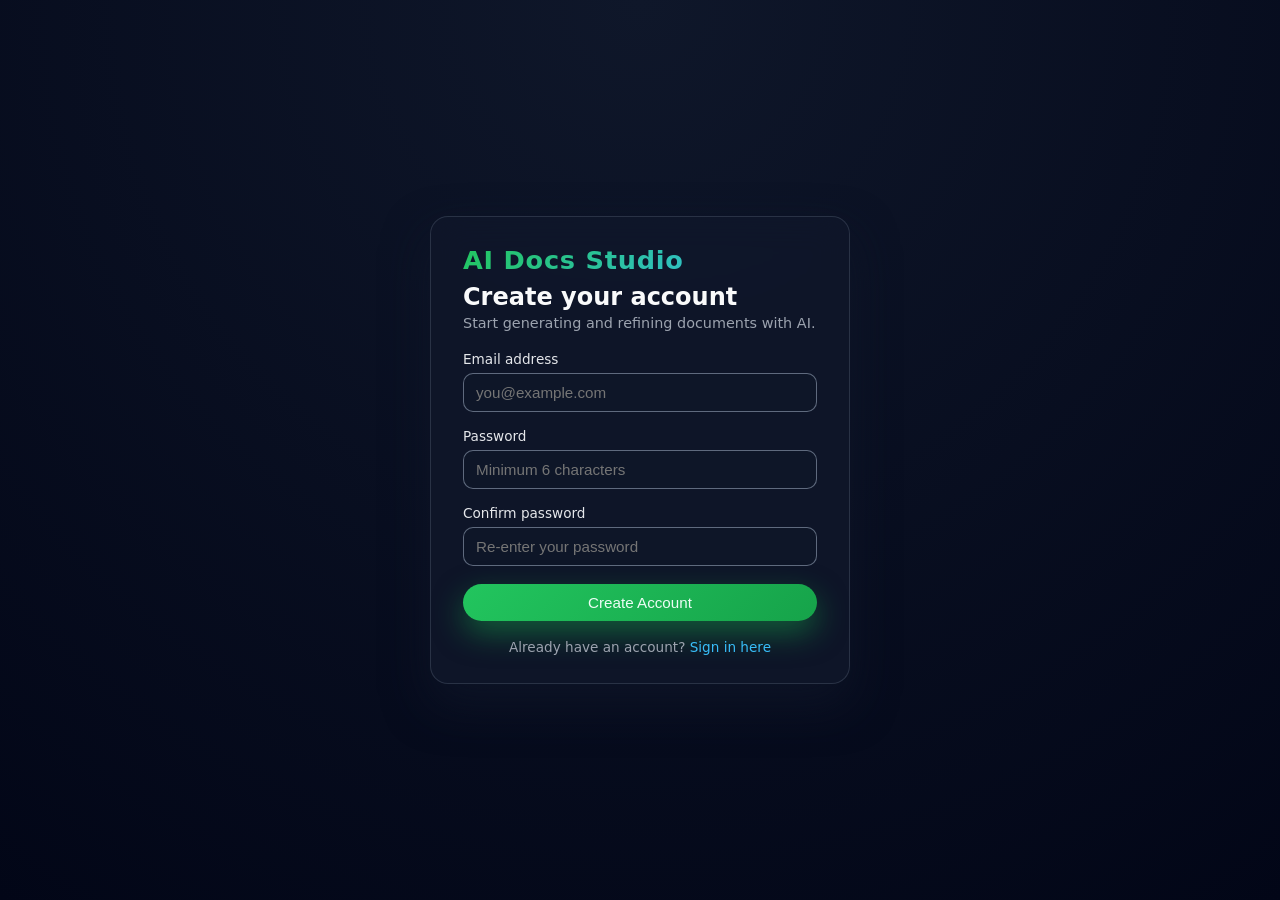
<file: frontend/index.html>
<!DOCTYPE html>
<html lang="en">

<head>
    <meta charset="UTF-8" />
    <title>Create Account – AI Document Authoring</title>

    <!-- Same inline styles as login.html so UI matches -->
    <style>
        *,
        *::before,
        *::after {
            box-sizing: border-box;
            margin: 0;
            padding: 0;
        }

        html,
        body {
            height: 100%;
            font-family: system-ui, -apple-system, BlinkMacSystemFont, "Segoe UI", sans-serif;
            background: radial-gradient(circle at top, #0f172a, #020617);
            color: #e5e7eb;
        }

        .main-centered {
            min-height: 100vh;
            display: flex;
            align-items: center;
            justify-content: center;
            padding: 24px;
        }

        .card {
            background: rgba(15, 23, 42, 0.95);
            border-radius: 18px;
            padding: 28px 32px;
            box-shadow: 0 20px 45px rgba(15, 23, 42, 0.7);
            border: 1px solid rgba(148, 163, 184, 0.2);
            max-width: 420px;
            width: 100%;
            backdrop-filter: blur(16px);
        }

        .card-header {
            margin-bottom: 20px;
        }

        .auth-logo {
            font-size: 1.6rem;
            font-weight: 700;
            letter-spacing: 0.03em;
            background: linear-gradient(135deg, #22c55e, #38bdf8);
            -webkit-background-clip: text;
            color: transparent;
            margin-bottom: 8px;
        }

        .card-title {
            font-size: 1.5rem;
            font-weight: 600;
            color: #f9fafb;
            margin-bottom: 4px;
        }

        .card-subtitle {
            font-size: 0.9rem;
            color: #9ca3af;
        }

        .form-group {
            margin-top: 16px;
            margin-bottom: 4px;
        }

        label {
            display: block;
            font-size: 0.85rem;
            margin-bottom: 6px;
            color: #e5e7eb;
        }

        input {
            width: 100%;
            padding: 10px 12px;
            border-radius: 10px;
            border: 1px solid rgba(148, 163, 184, 0.6);
            background: rgba(15, 23, 42, 0.8);
            color: #e5e7eb;
            font-size: 0.95rem;
            outline: none;
        }

        input:focus {
            border-color: #38bdf8;
            box-shadow: 0 0 0 1px rgba(56, 189, 248, 0.4);
            background: rgba(15, 23, 42, 0.98);
        }

        button {
            border: none;
            border-radius: 999px;
            padding: 10px 18px;
            font-size: 0.95rem;
            font-weight: 500;
            cursor: pointer;
            width: 100%;
            margin-top: 14px;
            background: linear-gradient(135deg, #22c55e, #16a34a);
            color: #ecfdf5;
            box-shadow: 0 12px 30px rgba(22, 163, 74, 0.5);
        }

        button:hover {
            transform: translateY(-1px);
            box-shadow: 0 16px 40px rgba(22, 163, 74, 0.65);
        }

        .message {
            margin-top: 10px;
            padding: 8px 12px;
            border-radius: 10px;
            font-size: 0.85rem;
            display: none;
        }

        .message.success {
            display: block;
            background: rgba(22, 163, 74, 0.1);
            color: #bbf7d0;
            border: 1px solid rgba(22, 163, 74, 0.5);
        }

        .message.error {
            display: block;
            background: rgba(239, 68, 68, 0.1);
            color: #fecaca;
            border: 1px solid rgba(239, 68, 68, 0.5);
        }

        .auth-footer {
            margin-top: 18px;
            text-align: center;
            font-size: 0.85rem;
            color: #9ca3af;
        }

        .auth-footer a {
            color: #38bdf8;
            text-decoration: none;
        }

        .auth-footer a:hover {
            text-decoration: underline;
        }
    </style>

    <!-- JS same as login page -->
    <script src="js/api.js" defer></script>
    <script src="js/auth.js" defer></script>
</head>

<body>
    <main class="main-centered">
        <div class="card">
            <div class="card-header">
                <div class="auth-logo">AI Docs Studio</div>
                <div class="card-title">Create your account</div>
                <div class="card-subtitle">
                    Start generating and refining documents with AI.
                </div>
            </div>

            <!-- IDs match what auth.js expects -->
            <form id="registerForm">
                <div class="form-group">
                    <label for="email">Email address</label>
                    <input id="email" type="email" placeholder="you@example.com" required />
                </div>

                <div class="form-group">
                    <label for="password">Password</label>
                    <input id="password" type="password" placeholder="Minimum 6 characters" required />
                </div>

                <div class="form-group">
                    <label for="confirmPassword">Confirm password</label>
                    <input id="confirmPassword" type="password" placeholder="Re-enter your password" required />
                </div>

                <button type="submit">Create Account</button>

                <div id="message" class="message"></div>
            </form>

            <div class="auth-footer">
                Already have an account?
                <a href="login.html">Sign in here</a>
            </div>
        </div>
    </main>
</body>

</html>
</file>
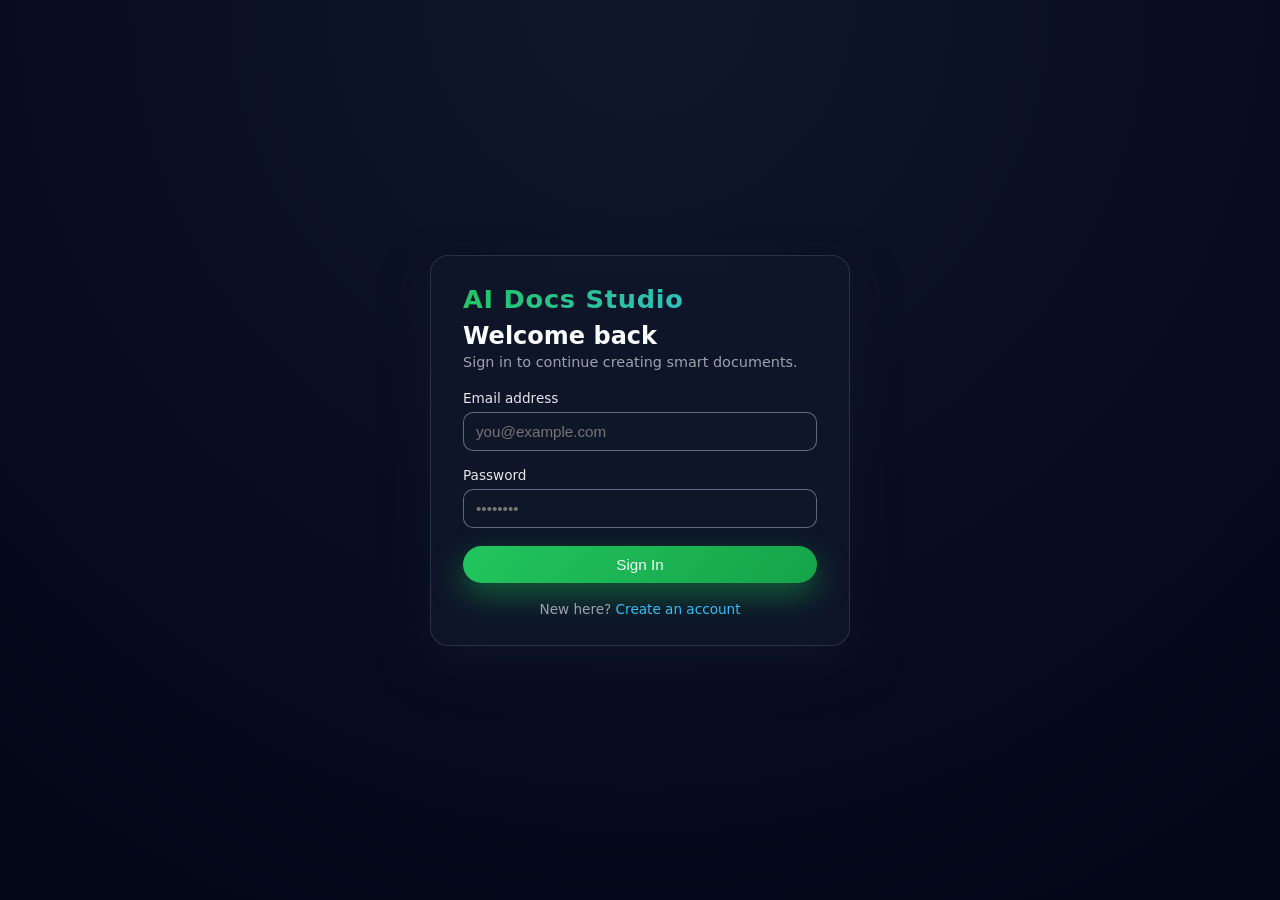
<file: frontend/dashboard.html>
<!DOCTYPE html>
<html lang="en">

<head>
    <meta charset="UTF-8" />
    <title>Dashboard – AI Docs Studio</title>

    <!-- INLINE STYLES: match login look but keep all functionality -->
    <style>
        *,
        *::before,
        *::after {
            box-sizing: border-box;
            margin: 0;
            padding: 0;
        }

        html,
        body {
            height: 100%;
            font-family: system-ui, -apple-system, BlinkMacSystemFont, "Segoe UI", sans-serif;
            background: radial-gradient(circle at top, #0f172a, #020617);
            color: #e5e7eb;
        }

        body {
            display: flex;
            flex-direction: column;
        }

        .hidden {
            display: none !important;
        }

        /* Top Navigation */
        .navbar {
            display: flex;
            align-items: center;
            justify-content: space-between;
            padding: 14px 28px;
            border-bottom: 1px solid rgba(148, 163, 184, 0.25);
            background: rgba(15, 23, 42, 0.96);
            backdrop-filter: blur(14px);
        }

        .nav-left {
            display: flex;
            flex-direction: column;
        }

        .nav-logo {
            font-size: 1.3rem;
            font-weight: 700;
            letter-spacing: 0.03em;
            background: linear-gradient(135deg, #22c55e, #38bdf8);
            -webkit-background-clip: text;
            color: transparent;
        }

        .nav-title {
            font-size: 1rem;
            font-weight: 600;
            color: #e5e7eb;
        }

        .nav-subtitle {
            font-size: 0.8rem;
            color: #9ca3af;
        }

        .nav-right {
            display: flex;
            align-items: center;
            gap: 10px;
        }

        .btn {
            border: none;
            border-radius: 999px;
            padding: 8px 18px;
            font-size: 0.9rem;
            font-weight: 500;
            cursor: pointer;
            display: inline-flex;
            align-items: center;
            justify-content: center;
            gap: 6px;
            transition: transform 0.1s ease, box-shadow 0.1s ease, background 0.1s ease;
        }

        .btn-primary {
            background: linear-gradient(135deg, #3b82f6, #2563eb);
            color: #eff6ff;
            box-shadow: 0 10px 25px rgba(37, 99, 235, 0.5);
        }

        .btn-primary:hover {
            transform: translateY(-1px);
            box-shadow: 0 14px 32px rgba(37, 99, 235, 0.7);
        }

        .btn-ghost {
            background: transparent;
            border: 1px solid rgba(148, 163, 184, 0.7);
            color: #e5e7eb;
        }

        .btn-ghost:hover {
            background: rgba(15, 23, 42, 0.85);
        }

        /* Main area */
        .dashboard-main {
            flex: 1;
            max-width: 1100px;
            margin: 0 auto;
            padding: 26px 24px 40px;
        }

        .dashboard-header {
            margin-bottom: 18px;
        }

        .dashboard-header h1 {
            font-size: 1.5rem;
            font-weight: 600;
        }

        .dashboard-header p {
            font-size: 0.9rem;
            color: #9ca3af;
            margin-top: 4px;
        }

        #loading {
            font-size: 0.9rem;
            color: #9ca3af;
            margin-top: 40px;
        }

        /* Empty state */
        #emptyState {
            margin-top: 80px;
            display: flex;
            flex-direction: column;
            align-items: center;
            text-align: center;
        }

        .empty-icon {
            width: 52px;
            height: 64px;
            border-radius: 10px;
            border: 2px solid rgba(148, 163, 184, 0.6);
            margin-bottom: 14px;
            position: relative;
        }

        .empty-icon::before {
            content: "";
            position: absolute;
            inset: 10px 8px;
            border-top: 3px solid rgba(148, 163, 184, 0.6);
        }

        .empty-title {
            font-size: 1.1rem;
            font-weight: 600;
            margin-bottom: 4px;
        }

        .empty-text {
            font-size: 0.9rem;
            color: #9ca3af;
            margin-bottom: 12px;
        }

        /* Projects grid */
        #projectsGrid {
            display: grid;
            grid-template-columns: repeat(auto-fill, minmax(260px, 1fr));
            gap: 16px;
            margin-top: 14px;
        }

        .project-card {
            background: rgba(15, 23, 42, 0.9);
            border-radius: 16px;
            padding: 16px 18px;
            border: 1px solid rgba(148, 163, 184, 0.35);
            cursor: pointer;
            transition: transform 0.12s ease, box-shadow 0.12s ease, border-color 0.12s ease;
        }

        .project-card:hover {
            transform: translateY(-3px);
            box-shadow: 0 16px 30px rgba(15, 23, 42, 0.7);
            border-color: rgba(56, 189, 248, 0.7);
        }

        .project-card h3 {
            font-size: 1rem;
            margin-bottom: 4px;
            color: #e5e7eb;
        }

        .project-card p {
            font-size: 0.85rem;
            color: #9ca3af;
            margin-bottom: 2px;
        }

        /* Modal backdrop – NOTE: visibility controlled ONLY by .hidden (matches dashboard.js) */
        #projectModal {
            position: fixed;
            inset: 0;
            background: rgba(15, 23, 42, 0.7);
            display: flex;
            align-items: center;
            justify-content: center;
            z-index: 50;
        }

        .modal-panel {
            background: rgba(15, 23, 42, 1);
            border-radius: 18px;
            padding: 24px 26px;
            width: 100%;
            max-width: 460px;
            border: 1px solid rgba(148, 163, 184, 0.4);
            box-shadow: 0 18px 40px rgba(15, 23, 42, 0.85);
        }

        .modal-header {
            display: flex;
            justify-content: space-between;
            align-items: center;
            margin-bottom: 12px;
        }

        .modal-title {
            font-size: 1.1rem;
            font-weight: 600;
        }

        .form-group {
            margin-top: 12px;
        }

        .form-group label {
            display: block;
            font-size: 0.85rem;
            margin-bottom: 6px;
            color: #e5e7eb;
        }

        .form-group input,
        .form-group select {
            width: 100%;
            padding: 9px 11px;
            border-radius: 10px;
            border: 1px solid rgba(148, 163, 184, 0.6);
            background: rgba(15, 23, 42, 0.85);
            color: #e5e7eb;
            font-size: 0.9rem;
            outline: none;
        }

        .form-group input:focus,
        .form-group select:focus {
            border-color: #38bdf8;
            box-shadow: 0 0 0 1px rgba(56, 189, 248, 0.4);
            background: rgba(15, 23, 42, 0.98);
        }

        .modal-actions {
            display: flex;
            justify-content: flex-end;
            gap: 8px;
            margin-top: 16px;
        }

        /* Notification used by dashboard.js */
        .notification {
            position: fixed;
            top: 20px;
            right: 20px;
            padding: 12px 20px;
            border-radius: 8px;
            color: white;
            font-weight: 500;
            z-index: 10000;
            max-width: 400px;
            box-shadow: 0 4px 12px rgba(0, 0, 0, 0.15);
        }

        .notification.error {
            background: #ef4444;
        }

        .notification.success {
            background: #10b981;
        }
    </style>

    <!-- Your existing JS files -->
    <script src="js/api.js" defer></script>
    <script src="js/dashboard.js" defer></script>
</head>

<body>
    <!-- Top nav -->
    <header class="navbar">
        <div class="nav-left">
            <div class="nav-logo">AI Docs Studio</div>
            <div class="nav-title">My Projects</div>
            <div class="nav-subtitle">Create and manage your AI-generated documents</div>
        </div>
        <div class="nav-right">
            <button id="newProjectBtn" class="btn btn-primary">+ New Project</button>
            <button id="logoutBtn" class="btn btn-ghost">Logout</button>
        </div>
    </header>

    <!-- Main content -->
    <main class="dashboard-main">
        <div class="dashboard-header">
            <h1>Projects</h1>
            <p>Pick a project to continue, or create a new one.</p>
        </div>

        <div id="loading">Loading projects...</div>

        <div id="emptyState" class="hidden">
            <div class="empty-icon"></div>
            <div class="empty-title">No projects yet</div>
            <div class="empty-text">
                Create your first AI-powered document to get started.
            </div>
            <button id="createFirstProject" class="btn btn-primary">
                Create Project
            </button>
        </div>

        <div id="projectsGrid" class="hidden"></div>
    </main>

    <!-- Create Project Modal
         IMPORTANT: outer div id="projectModal" and class="hidden"
         This matches dashboard.js (it toggles the 'hidden' class and
         checks e.target.id === 'projectModal' to close when clicking backdrop) -->
    <div id="projectModal" class="hidden">
        <div class="modal-panel">
            <div class="modal-header">
                <div class="modal-title">Create new project</div>
                <button id="closeModal" type="button" class="btn btn-ghost" style="padding:4px 10px;">×</button>
            </div>

            <form id="projectForm">
                <div class="form-group">
                    <label for="projectTitle">Project Title</label>
                    <input id="projectTitle" type="text" placeholder="EV Market Analysis 2025" required />
                </div>

                <div class="form-group">
                    <label for="documentType">Document Type</label>
                    <select id="documentType" required>
                        <option value="docx">Word (.docx)</option>
                        <option value="pptx">PowerPoint (.pptx)</option>
                    </select>
                </div>

                <div class="form-group">
                    <label for="projectTopic">Main Topic</label>
                    <input id="projectTopic" type="text" placeholder="A market analysis of the EV industry in 2025"
                        required />
                </div>

                <div class="modal-actions">
                    <button type="button" id="cancelBtn" class="btn btn-ghost">Cancel</button>
                    <button type="submit" class="btn btn-primary">Create Project</button>
                </div>
            </form>
        </div>
    </div>
</body>

</html>
</file>
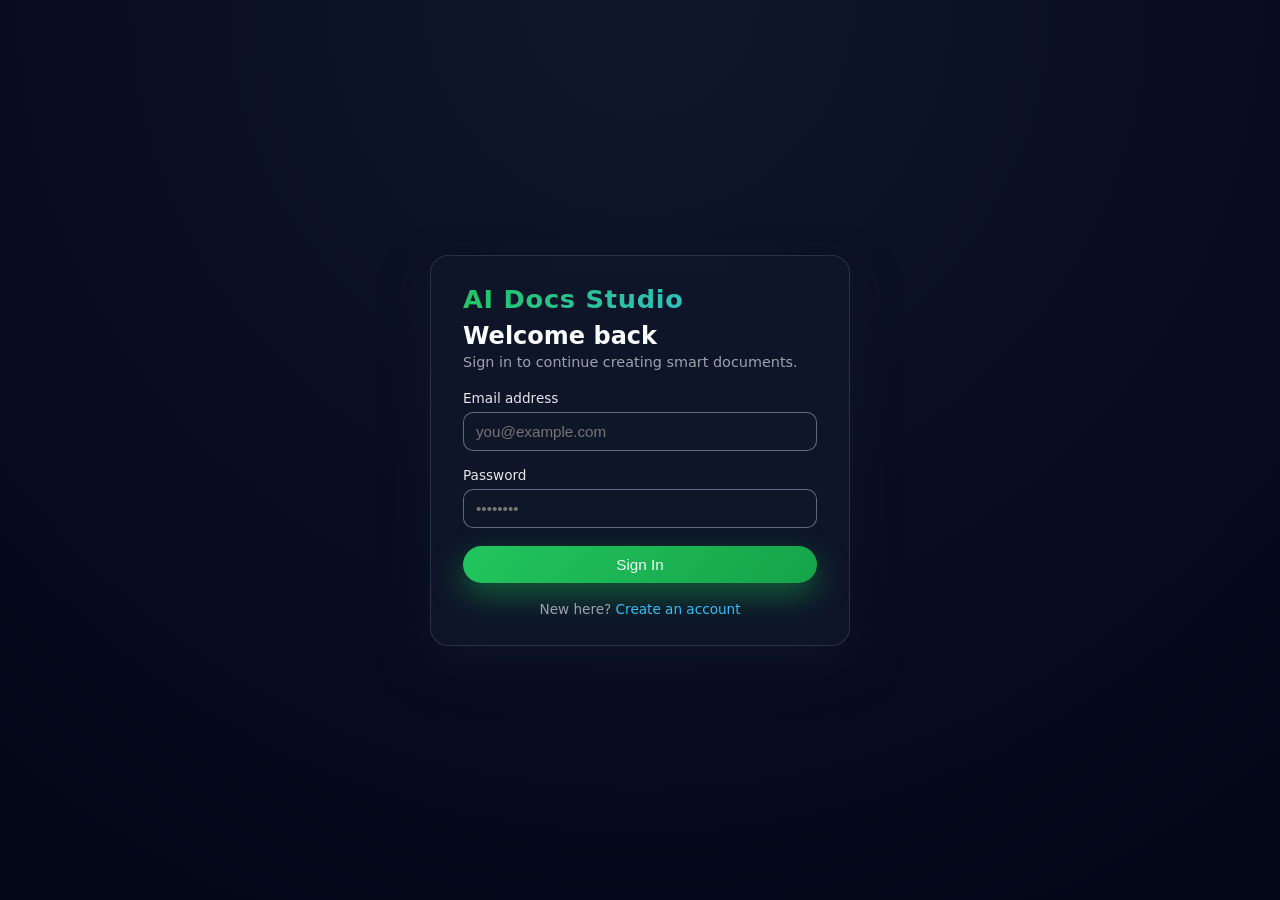
<file: frontend/login.html>
<!DOCTYPE html>
<html lang="en">

<head>
    <meta charset="UTF-8" />
    <title>Sign In – AI Document Authoring</title>

    <!-- TEMP: inline styles just to verify the design -->
    <style>
        *,
        *::before,
        *::after {
            box-sizing: border-box;
            margin: 0;
            padding: 0;
        }

        html,
        body {
            height: 100%;
            font-family: system-ui, -apple-system, BlinkMacSystemFont, "Segoe UI", sans-serif;
            background: radial-gradient(circle at top, #0f172a, #020617);
            color: #e5e7eb;
        }

        .main-centered {
            min-height: 100vh;
            display: flex;
            align-items: center;
            justify-content: center;
            padding: 24px;
        }

        .card {
            background: rgba(15, 23, 42, 0.95);
            border-radius: 18px;
            padding: 28px 32px;
            box-shadow: 0 20px 45px rgba(15, 23, 42, 0.7);
            border: 1px solid rgba(148, 163, 184, 0.2);
            max-width: 420px;
            width: 100%;
            backdrop-filter: blur(16px);
        }

        .card-header {
            margin-bottom: 20px;
        }

        .auth-logo {
            font-size: 1.6rem;
            font-weight: 700;
            letter-spacing: 0.03em;
            background: linear-gradient(135deg, #22c55e, #38bdf8);
            -webkit-background-clip: text;
            color: transparent;
            margin-bottom: 8px;
        }

        .card-title {
            font-size: 1.5rem;
            font-weight: 600;
            color: #f9fafb;
            margin-bottom: 4px;
        }

        .card-subtitle {
            font-size: 0.9rem;
            color: #9ca3af;
        }

        .form-group {
            margin-top: 16px;
            margin-bottom: 4px;
        }

        label {
            display: block;
            font-size: 0.85rem;
            margin-bottom: 6px;
            color: #e5e7eb;
        }

        input {
            width: 100%;
            padding: 10px 12px;
            border-radius: 10px;
            border: 1px solid rgba(148, 163, 184, 0.6);
            background: rgba(15, 23, 42, 0.8);
            color: #e5e7eb;
            font-size: 0.95rem;
            outline: none;
        }

        input:focus {
            border-color: #38bdf8;
            box-shadow: 0 0 0 1px rgba(56, 189, 248, 0.4);
            background: rgba(15, 23, 42, 0.98);
        }

        button {
            border: none;
            border-radius: 999px;
            padding: 10px 18px;
            font-size: 0.95rem;
            font-weight: 500;
            cursor: pointer;
            width: 100%;
            margin-top: 14px;
            background: linear-gradient(135deg, #22c55e, #16a34a);
            color: #ecfdf5;
            box-shadow: 0 12px 30px rgba(22, 163, 74, 0.5);
        }

        button:hover {
            transform: translateY(-1px);
            box-shadow: 0 16px 40px rgba(22, 163, 74, 0.65);
        }

        .message {
            margin-top: 10px;
            padding: 8px 12px;
            border-radius: 10px;
            font-size: 0.85rem;
            display: none;
        }

        .message.success {
            display: block;
            background: rgba(22, 163, 74, 0.1);
            color: #bbf7d0;
            border: 1px solid rgba(22, 163, 74, 0.5);
        }

        .message.error {
            display: block;
            background: rgba(239, 68, 68, 0.1);
            color: #fecaca;
            border: 1px solid rgba(239, 68, 68, 0.5);
        }

        .auth-footer {
            margin-top: 18px;
            text-align: center;
            font-size: 0.85rem;
            color: #9ca3af;
        }

        .auth-footer a {
            color: #38bdf8;
            text-decoration: none;
        }

        .auth-footer a:hover {
            text-decoration: underline;
        }
    </style>

    <!-- Your JS still works the same -->
    <script src="js/api.js" defer></script>
    <script src="js/auth.js" defer></script>
</head>

<body>
    <main class="main-centered">
        <div class="card">
            <div class="card-header">
                <div class="auth-logo">AI Docs Studio</div>
                <div class="card-title">Welcome back</div>
                <div class="card-subtitle">
                    Sign in to continue creating smart documents.
                </div>
            </div>

            <form id="loginForm">
                <div class="form-group">
                    <label for="email">Email address</label>
                    <input id="email" type="email" placeholder="you@example.com" required />
                </div>

                <div class="form-group">
                    <label for="password">Password</label>
                    <input id="password" type="password" placeholder="••••••••" required />
                </div>

                <button type="submit">Sign In</button>

                <div id="message" class="message"></div>
            </form>

            <div class="auth-footer">
                New here?
                <a href="index.html">Create an account</a>
            </div>
        </div>
    </main>
</body>

</html>
</file>
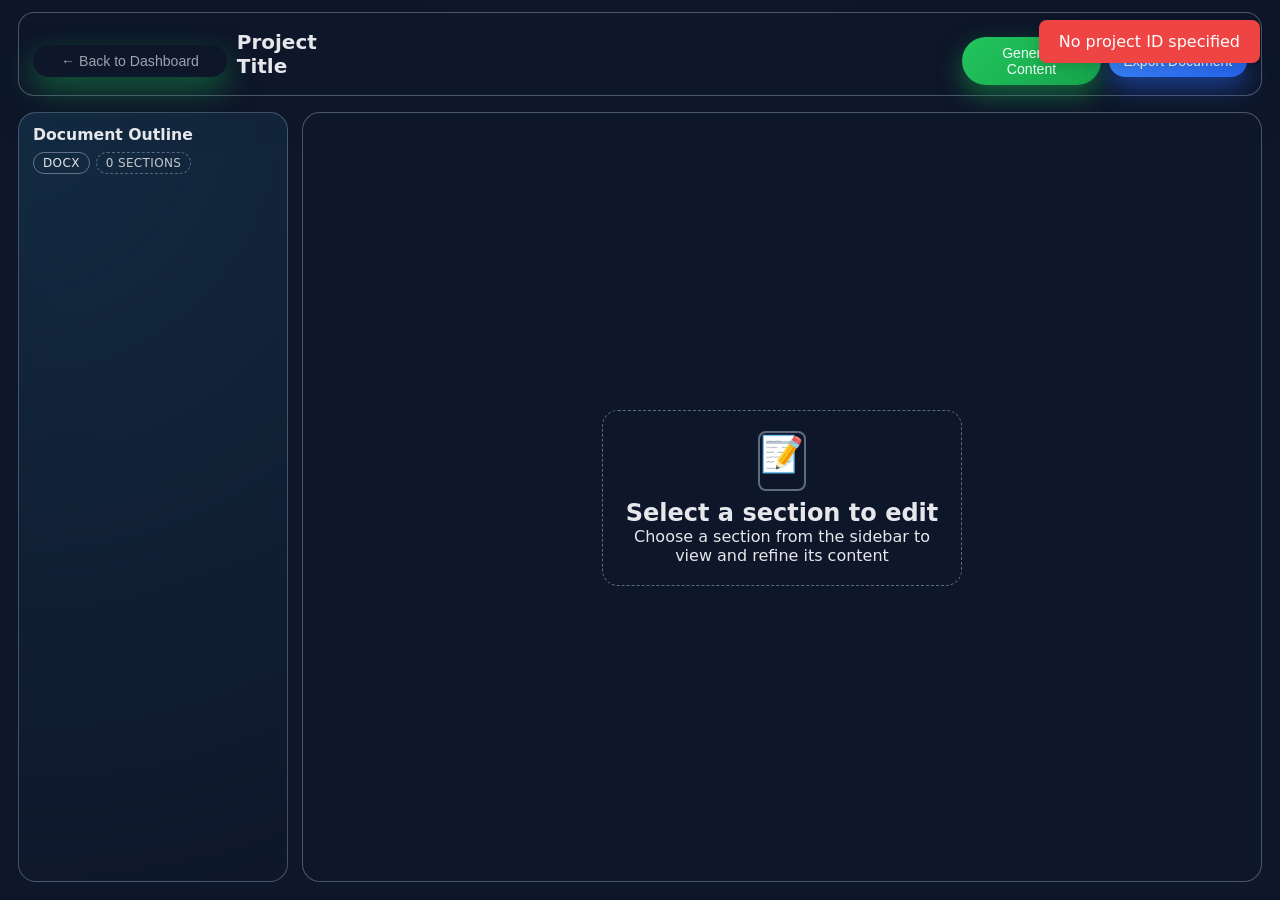
<file: frontend/project-editor.html>
<!DOCTYPE html>
<html lang="en">

<head>
    <meta charset="UTF-8">
    <meta name="viewport" content="width=device-width, initial-scale=1.0">
    <title>Project Editor - AI Doc Platform</title>
    <link rel="stylesheet" href="css/style.css">

    <style>
        *,
        *::before,
        *::after {
            box-sizing: border-box;
            margin: 0;
            padding: 0;
        }

        html,
        body {
            height: 100%;
        }

        body {
            margin: 0;
            font-family: system-ui, -apple-system, BlinkMacSystemFont, "Segoe UI", sans-serif;
            background: radial-gradient(circle at top, #0f172a, #020617);
            color: #e5e7eb;
            overflow: hidden;
            /* full-screen app, no double scrollbar */
        }

        .hidden {
            display: none !important;
        }

        /* ========== LAYOUT ========== */

        .editor-container {
            width: 100vw;
            height: 100vh;
            max-width: none;
            margin: 0;
            padding: 12px 18px 18px;

            display: flex;
            flex-direction: column;
            gap: 16px;

            background: rgba(15, 23, 42, 0.96);
        }

        .editor-header {
            display: flex;
            align-items: center;
            justify-content: space-between;
            gap: 12px;
            padding: 10px 14px;
            border-radius: 16px;
            border: 1px solid rgba(148, 163, 184, 0.45);
            background: rgba(15, 23, 42, 0.98);
            box-shadow: 0 14px 30px rgba(15, 23, 42, 0.9);
        }

        .header-left {
            display: flex;
            align-items: center;
            gap: 10px;
        }

        .header-left h1 {
            font-size: 1.25rem;
            font-weight: 600;
        }

        .header-actions {
            display: flex;
            gap: 8px;
            align-items: center;
        }

        .editor-main {
            flex: 1;
            min-height: 0;
            display: grid;
            grid-template-columns: 270px minmax(0, 1fr);
            gap: 14px;
            width: 100%;
        }

        /* ========== BUTTONS ========== */

        .btn {
            border: none;
            border-radius: 999px;
            padding: 8px 14px;
            font-size: 0.88rem;
            font-weight: 500;
            cursor: pointer;
            display: inline-flex;
            align-items: center;
            justify-content: center;
            gap: 6px;
            transition: transform 0.1s ease, box-shadow 0.1s ease, background 0.1s ease, border-color 0.1s ease, color 0.1s ease;
        }

        .btn-primary {
            background: linear-gradient(135deg, #22c55e, #16a34a);
            color: #ecfdf5;
            box-shadow: 0 10px 24px rgba(22, 163, 74, 0.55);
        }

        .btn-primary:hover {
            transform: translateY(-1px);
            box-shadow: 0 14px 30px rgba(22, 163, 74, 0.75);
        }

        .btn-success {
            background: linear-gradient(135deg, #3b82f6, #2563eb);
            color: #eff6ff;
            box-shadow: 0 10px 24px rgba(37, 99, 235, 0.55);
        }

        .btn-success:hover {
            transform: translateY(-1px);
            box-shadow: 0 14px 32px rgba(37, 99, 235, 0.75);
        }

        .btn-outline {
            background: rgba(15, 23, 42, 0.95);
            border: 1px solid rgba(148, 163, 184, 0.7);
            color: #e5e7eb;
        }

        .btn-outline:hover {
            background: rgba(15, 23, 42, 0.85);
        }

        .btn-text {
            background: transparent;
            border: none;
            color: #9ca3af;
            padding-inline: 4px;
        }

        .btn-text:hover {
            color: #e5e7eb;
            background: rgba(15, 23, 42, 0.5);
        }

        .btn-feedback {
            border-radius: 999px;
            padding-inline: 10px;
            border: 1px solid transparent;
        }

        .btn-feedback:hover {
            border-color: rgba(148, 163, 184, 0.6);
            background: rgba(15, 23, 42, 0.9);
        }

        /* ========== SIDEBAR ========== */

        .editor-sidebar {
            border-radius: 18px;
            border: 1px solid rgba(148, 163, 184, 0.4);
            background: radial-gradient(circle at top left, rgba(56, 189, 248, 0.12), rgba(15, 23, 42, 0.98));
            padding: 12px 10px 10px;
            display: flex;
            flex-direction: column;
            min-height: 0;
        }

        .sidebar-header {
            display: flex;
            flex-direction: column;
            gap: 8px;
            margin-bottom: 8px;
            padding-inline: 4px;
        }

        .sidebar-header h3 {
            font-size: 0.98rem;
            font-weight: 600;
        }

        .document-info {
            display: flex;
            gap: 6px;
            flex-wrap: wrap;
            align-items: center;
            font-size: 0.8rem;
        }

        .badge {
            display: inline-flex;
            align-items: center;
            justify-content: center;
            padding: 3px 9px;
            border-radius: 999px;
            border: 1px solid rgba(148, 163, 184, 0.6);
            font-size: 0.75rem;
            text-transform: uppercase;
            letter-spacing: 0.03em;
        }

        .badge-secondary {
            border-style: dashed;
            opacity: 0.85;
        }

        .sections-list {
            margin-top: 4px;
            flex: 1;
            min-height: 0;
            overflow-y: auto;
            padding-right: 4px;
            display: flex;
            flex-direction: column;
            gap: 6px;
            font-size: 0.9rem;
            scrollbar-width: thin;
        }

        .section-list-item {
            border-radius: 12px;
            padding: 8px 9px;
            background: rgba(15, 23, 42, 0.94);
            border: 1px solid rgba(148, 163, 184, 0.5);
            cursor: pointer;
            transition: background 0.1s ease, border-color 0.1s ease, transform 0.08s ease;
        }

        .section-list-item:hover {
            background: rgba(15, 23, 42, 1);
            border-color: #38bdf8;
            transform: translateY(-1px);
        }

        .section-list-item.active {
            border-color: #22c55e;
            background: radial-gradient(circle at top left, rgba(34, 197, 94, 0.25), rgba(15, 23, 42, 0.98));
            box-shadow: 0 10px 24px rgba(15, 23, 42, 0.9);
        }

        .section-list-item strong {
            display: block;
            font-size: 0.87rem;
            line-height: 1.4;
            white-space: normal;
            word-break: break-word;
        }

        /* ========== MAIN CONTENT ========== */

        .editor-content {
            border-radius: 18px;
            border: 1px solid rgba(148, 163, 184, 0.45);
            background: rgba(15, 23, 42, 0.98);
            padding: 12px 14px 10px;
            min-height: 0;
            display: flex;
            flex-direction: column;
            width: 100%;
            max-width: 100%;
        }

        .empty-state {
            margin: auto;
            text-align: center;
            max-width: 360px;
            padding: 20px 16px;
            border-radius: 16px;
            border: 1px dashed rgba(148, 163, 184, 0.6);
            background: rgba(15, 23, 42, 0.96);
        }

        .empty-icon {
            font-size: 2.2rem;
            margin-bottom: 8px;
        }

        .section-editor {
            display: flex;
            flex-direction: column;
            gap: 10px;
            height: 100%;
            align-items: stretch;
        }

        .section-header {
            display: flex;
            justify-content: space-between;
            align-items: center;
            gap: 8px;
            padding-inline: 2px;
        }

        .section-header h2 {
            font-size: 1.05rem;
            font-weight: 600;
        }

        .content-display {
            margin-top: 2px;
            border-radius: 14px;
            border: 1px solid rgba(148, 163, 184, 0.6);
            background: rgba(15, 23, 42, 0.98);
            padding: 10px 12px 11px;
            display: flex;
            flex-direction: column;
            min-height: 220px;
            max-height: calc(100vh - 260px);
            width: 100%;
        }

        .content-header {
            display: flex;
            justify-content: space-between;
            align-items: center;
            margin-bottom: 6px;
        }

        .content-header h3 {
            font-size: 0.95rem;
        }

        .content-text {
            flex: 1;
            min-height: 0;
            margin-top: 4px;
            padding: 12px 12px;
            border-radius: 10px;
            background: rgba(15, 23, 42, 0.96);
            color: #ffffff;
            font-size: 0.95rem;
            line-height: 1.6;
            overflow-y: auto;
            white-space: pre-wrap;
            scrollbar-width: thin;
            width: 100%;
            max-width: 100%;
        }

        /* ========== REFINEMENT PANEL ========== */

        .refinement-controls {
            margin-top: 8px;
            border-radius: 14px;
            border: 1px solid rgba(148, 163, 184, 0.55);
            background: radial-gradient(circle at top right, rgba(56, 189, 248, 0.18), rgba(15, 23, 42, 0.98));
            padding: 10px 11px 11px;
            display: grid;
            grid-template-columns: minmax(0, 1.7fr) minmax(0, 1.3fr);
            gap: 10px;
            width: 100%;
        }

        .refinement-controls h3 {
            grid-column: 1 / -1;
            font-size: 0.95rem;
            margin-bottom: 2px;
        }

        .refinement-form .form-group {
            margin-bottom: 6px;
        }

        .refinement-form label {
            display: block;
            font-size: 0.83rem;
            margin-bottom: 4px;
        }

        .refinement-form textarea {
            width: 100%;
            min-height: 70px;
            resize: vertical;
            border-radius: 10px;
            border: 1px solid rgba(148, 163, 184, 0.7);
            background: rgba(15, 23, 42, 0.95);
            color: #e5e7eb;
            font-size: 0.9rem;
            padding: 7px 9px;
            outline: none;
        }

        .refinement-form textarea:focus {
            border-color: #38bdf8;
            box-shadow: 0 0 0 1px rgba(56, 189, 248, 0.4);
        }

        .feedback-controls h4 {
            font-size: 0.86rem;
            margin-bottom: 4px;
        }

        .feedback-buttons {
            display: flex;
            gap: 6px;
            margin-bottom: 6px;
        }

        .comment-box textarea {
            width: 100%;
            min-height: 50px;
            resize: vertical;
            border-radius: 10px;
            border: 1px solid rgba(148, 163, 184, 0.7);
            background: rgba(15, 23, 42, 0.95);
            color: #e5e7eb;
            font-size: 0.88rem;
            padding: 6px 8px;
            outline: none;
            margin-bottom: 4px;
        }

        .comment-box textarea:focus {
            border-color: #22c55e;
            box-shadow: 0 0 0 1px rgba(34, 197, 94, 0.35);
        }

        /* ========== HISTORY ========== */

        .refinement-history {
            margin-top: 8px;
            border-radius: 14px;
            border: 1px dashed rgba(148, 163, 184, 0.6);
            padding: 9px 10px 9px;
            max-height: 180px;
            overflow-y: auto;
            font-size: 0.85rem;
            background: rgba(15, 23, 42, 0.98);
            scrollbar-width: thin;
            width: 100%;
        }

        .refinement-history h4 {
            font-size: 0.9rem;
            margin-bottom: 4px;
        }

        .history-item {
            padding: 6px 7px;
            border-radius: 10px;
            background: rgba(15, 23, 42, 0.95);
            border: 1px solid rgba(148, 163, 184, 0.4);
            margin-bottom: 4px;
        }

        .history-item .prompt {
            margin-bottom: 2px;
        }

        .history-item .timestamp {
            font-size: 0.75rem;
            color: #9ca3af;
        }

        /* ========== LOADING OVERLAY ========== */

        .loading-overlay {
            position: fixed;
            inset: 0;
            background: rgba(15, 23, 42, 0.82);
            display: flex;
            align-items: center;
            justify-content: center;
            z-index: 1000;
        }

        .loading-content {
            background: rgba(15, 23, 42, 1);
            padding: 18px 20px;
            border-radius: 14px;
            border: 1px solid rgba(148, 163, 184, 0.65);
            display: flex;
            flex-direction: column;
            align-items: center;
            gap: 8px;
        }

        .spinner {
            width: 24px;
            height: 24px;
            border-radius: 999px;
            border: 3px solid rgba(148, 163, 184, 0.4);
            border-top-color: #38bdf8;
            animation: spin 0.8s linear infinite;
        }

        .loading-content p {
            font-size: 0.87rem;
        }

        @keyframes spin {
            to {
                transform: rotate(360deg);
            }
        }

        /* ========== RESPONSIVE ========== */

        @media (max-width: 900px) {
            .editor-main {
                grid-template-columns: minmax(0, 1fr);
            }

            .editor-sidebar {
                order: 2;
                margin-top: 6px;
            }

            .editor-content {
                order: 1;
            }

            .refinement-controls {
                grid-template-columns: minmax(0, 1fr);
            }
        }

        /* ========= HARD OVERRIDE FOR GENERATED CONTENT COLOR ========= */

        #sectionContent,
        #sectionContent * {
            color: #ffffff !important;
        }
    </style>
</head>

<body>
    <div class="editor-container">
        <!-- Header -->
        <header class="editor-header">
            <div class="header-left">
                <button id="backToDashboard" class="btn btn-text">← Back to Dashboard</button>
                <h1 id="projectTitle">Project Title</h1>
            </div>
            <div class="header-actions">
                <button id="generateContent" class="btn btn-primary">Generate Content</button>
                <button id="exportProject" class="btn btn-success">Export Document</button>
            </div>
        </header>

        <div class="editor-main">
            <!-- Sidebar - Document Outline -->
            <aside class="editor-sidebar">
                <div class="sidebar-header">
                    <h3>Document Outline</h3>
                    <div class="document-info">
                        <span id="documentTypeBadge" class="badge">DOCX</span>
                        <span id="sectionCount" class="badge badge-secondary">0 sections</span>
                    </div>
                </div>

                <div id="sectionsList" class="sections-list">
                    <!-- Sections will be loaded here -->
                </div>
            </aside>

            <!-- Main Content Area -->
            <main class="editor-content">
                <div id="noSectionSelected" class="empty-state">
                    <div class="empty-icon">📝</div>
                    <h2>Select a section to edit</h2>
                    <p>Choose a section from the sidebar to view and refine its content</p>
                </div>

                <div id="sectionEditor" class="section-editor hidden">
                    <div class="section-header">
                        <h2 id="currentSectionTitle">Section Title</h2>
                        <div class="section-actions">
                            <button id="regenerateSection" class="btn btn-outline">🔄 Regenerate</button>
                        </div>
                    </div>

                    <div class="content-display">
                        <div class="content-header">
                            <h3>Generated Content</h3>
                            <div class="content-actions">
                                <button id="copyContent" class="btn btn-text">📋 Copy</button>
                            </div>
                        </div>
                        <div id="sectionContent" class="content-text">
                            <!-- Content will be displayed here -->
                        </div>
                    </div>

                    <!-- Refinement Controls -->
                    <div class="refinement-controls">
                        <h3>Refine with AI</h3>

                        <div class="refinement-form">
                            <div class="form-group">
                                <label for="refinementPrompt">Refinement Instructions</label>
                                <textarea id="refinementPrompt"
                                    placeholder="e.g., Make this more formal, convert to bullet points, shorten to 100 words..."
                                    rows="3"></textarea>
                            </div>
                            <button id="refineContent" class="btn btn-primary">Apply Refinement</button>
                        </div>

                        <div class="feedback-controls">
                            <h4>Quick Feedback</h4>
                            <div class="feedback-buttons">
                                <button id="likeBtn" class="btn btn-text btn-feedback">
                                    👍 Like
                                </button>
                                <button id="dislikeBtn" class="btn btn-text btn-feedback">
                                    👎 Dislike
                                </button>
                            </div>

                            <div class="comment-box">
                                <textarea id="userComment" placeholder="Add comments or notes about this section..."
                                    rows="2"></textarea>
                                <button id="saveComment" class="btn btn-outline">Save Comment</button>
                            </div>
                        </div>
                    </div>

                    <!-- Refinement History -->
                    <div id="refinementHistory" class="refinement-history hidden">
                        <h4>Refinement History</h4>
                        <div id="historyList">
                            <!-- History items will be added here -->
                        </div>
                    </div>
                </div>
            </main>
        </div>
    </div>

    <!-- Loading Overlay -->
    <div id="loadingOverlay" class="loading-overlay hidden">
        <div class="loading-content">
            <div class="spinner"></div>
            <p id="loadingMessage">Processing...</p>
        </div>
    </div>

    <script src="js/api.js"></script>
    <script src="js/project-editor.js"></script>
</body>

</html>
</file>
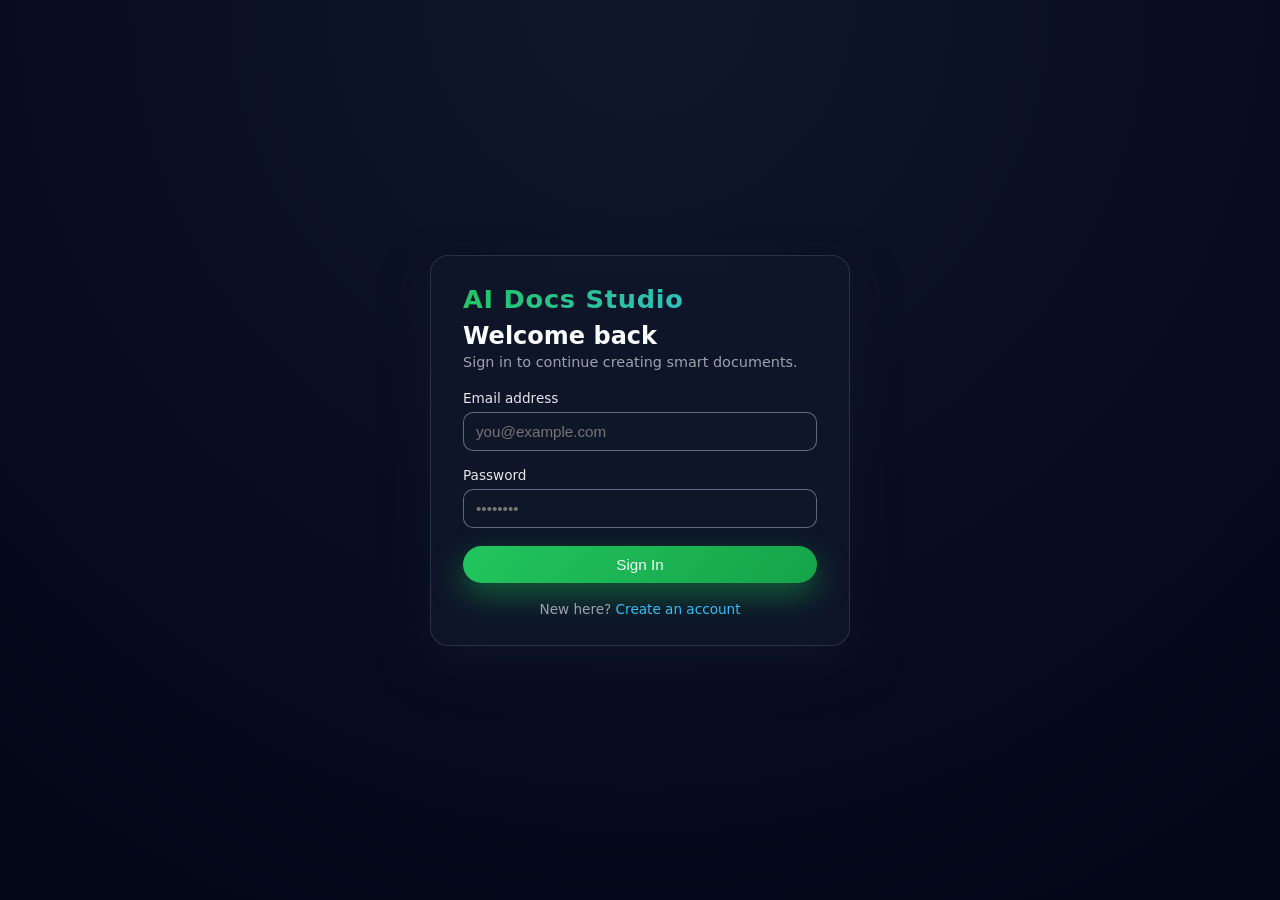
<file: frontend/project-wizard.html>
<!DOCTYPE html>
<html lang="en">

<head>
    <meta charset="UTF-8">
    <meta name="viewport" content="width=device-width, initial-scale=1.0">
    <title>Project Setup - AI Doc Platform</title>
    <!-- keep your old CSS if you want, our styles come after and will override where needed -->
    <link rel="stylesheet" href="css/style.css">

    <!-- Wizard-specific UI/UX styles (do NOT change any IDs) -->
    <style>
        *,
        *::before,
        *::after {
            box-sizing: border-box;
            margin: 0;
            padding: 0;
        }

        html,
        body {
            height: 100%;
        }

        body {
            margin: 0;
            font-family: system-ui, -apple-system, BlinkMacSystemFont, "Segoe UI", sans-serif;
            background: radial-gradient(circle at top, #0f172a, #020617);
            color: #e5e7eb;
            overflow: hidden;
            /* full-screen wizard */
        }

        .hidden {
            display: none !important;
        }

        /* ====== FULL-SCREEN CONTAINER ====== */

        .wizard-container {
            width: 100vw;
            height: 100vh;
            max-width: none;
            margin: 0;
            background: rgba(15, 23, 42, 0.96);
            border-radius: 0;
            border: none;
            box-shadow: none;
            display: flex;
            flex-direction: column;
            overflow: hidden;
        }

        /* Header + steps */
        .wizard-header {
            padding: 18px 24px 14px;
            border-bottom: 1px solid rgba(148, 163, 184, 0.4);
            background: rgba(15, 23, 42, 0.98);
            box-shadow: 0 18px 40px rgba(15, 23, 42, 0.9);
        }

        .wizard-header h1 {
            font-size: 1.4rem;
            font-weight: 600;
            margin-bottom: 10px;
        }

        .header-content {
            display: flex;
            flex-direction: column;
            gap: 10px;
        }

        .progress-steps {
            display: flex;
            gap: 8px;
            align-items: center;
            font-size: 0.85rem;
        }

        .step {
            flex: 1;
            text-align: center;
            padding: 8px 10px;
            border-radius: 999px;
            border: 1px solid rgba(148, 163, 184, 0.35);
            color: #9ca3af;
            background: rgba(15, 23, 42, 0.9);
            position: relative;
        }

        .step.active {
            border-color: #38bdf8;
            color: #e0f2fe;
            background: radial-gradient(circle at top left, rgba(56, 189, 248, 0.28), rgba(15, 23, 42, 0.95));
            box-shadow: 0 10px 25px rgba(15, 23, 42, 0.9);
        }

        .step::after {
            content: attr(data-step);
            position: absolute;
            left: 10px;
            top: 50%;
            transform: translateY(-50%);
            font-size: 0.7rem;
            opacity: 0.75;
        }

        /* Main layout */
        .wizard-main {
            flex: 1;
            min-height: 0;
            padding: 20px 24px 22px;
            overflow-y: auto;
            /* scroll only main content */
        }

        .wizard-step {
            animation: fadeIn 0.18s ease-out;
        }

        .step-content {
            background: rgba(15, 23, 42, 0.98);
            border-radius: 18px;
            padding: 18px 20px 20px;
            border: 1px solid rgba(148, 163, 184, 0.4);
        }

        .step-content h2 {
            font-size: 1.1rem;
            margin-bottom: 12px;
        }

        .step-actions {
            margin-top: 14px;
            display: flex;
            justify-content: flex-end;
            gap: 8px;
        }

        /* Form elements */
        .form-group {
            margin-bottom: 14px;
        }

        .form-group label {
            display: block;
            font-size: 0.9rem;
            margin-bottom: 6px;
        }

        .form-group input,
        .form-group textarea,
        .form-group select {
            width: 100%;
            padding: 9px 11px;
            border-radius: 10px;
            border: 1px solid rgba(148, 163, 184, 0.6);
            background: rgba(15, 23, 42, 0.9);
            color: #e5e7eb;
            font-size: 0.9rem;
            outline: none;
        }

        .form-group textarea {
            min-height: 90px;
            resize: vertical;
        }

        .form-group input:focus,
        .form-group textarea:focus,
        .form-group select:focus {
            border-color: #38bdf8;
            box-shadow: 0 0 0 1px rgba(56, 189, 248, 0.4);
            background: rgba(15, 23, 42, 0.98);
        }

        .form-group small {
            display: block;
            margin-top: 4px;
            font-size: 0.8rem;
            color: #9ca3af;
        }

        /* Buttons */
        .btn {
            border: none;
            border-radius: 999px;
            padding: 8px 16px;
            font-size: 0.9rem;
            font-weight: 500;
            cursor: pointer;
            display: inline-flex;
            align-items: center;
            justify-content: center;
            gap: 6px;
            transition: transform 0.1s ease, box-shadow 0.1s ease, background 0.1s ease, border-color 0.1s ease;
        }

        .btn-primary {
            background: linear-gradient(135deg, #22c55e, #16a34a);
            color: #ecfdf5;
            box-shadow: 0 10px 25px rgba(22, 163, 74, 0.55);
        }

        .btn-primary:hover {
            transform: translateY(-1px);
            box-shadow: 0 15px 32px rgba(22, 163, 74, 0.75);
        }

        .btn-secondary {
            background: transparent;
            border: 1px solid rgba(148, 163, 184, 0.7);
            color: #e5e7eb;
        }

        .btn-secondary:hover {
            background: rgba(15, 23, 42, 0.85);
        }

        .btn-outline {
            background: rgba(15, 23, 42, 0.92);
            border: 1px dashed rgba(148, 163, 184, 0.7);
            color: #e5e7eb;
        }

        .btn-outline:hover {
            border-style: solid;
            border-color: #38bdf8;
            box-shadow: 0 8px 20px rgba(15, 23, 42, 0.8);
        }

        /* Structure step */
        .structure-header {
            display: flex;
            justify-content: space-between;
            align-items: center;
            gap: 10px;
            margin-bottom: 10px;
        }

        .structure-header p {
            font-size: 0.9rem;
            color: #9ca3af;
        }

        .sections-container {
            border-radius: 14px;
            border: 1px dashed rgba(148, 163, 184, 0.6);
            background: rgba(15, 23, 42, 0.85);
            padding: 10px 10px 8px;
            max-height: 260px;
            overflow-y: auto;
        }

        #sectionsContainer {
            display: flex;
            flex-direction: column;
            gap: 6px;
        }

        .section-placeholder {
            padding: 18px 10px;
            text-align: center;
            font-size: 0.9rem;
            color: #9ca3af;
        }

        .section-actions {
            margin-top: 10px;
        }

        /* Review step */
        .review-summary {
            display: grid;
            grid-template-columns: repeat(auto-fit, minmax(220px, 1fr));
            gap: 8px 16px;
            margin-bottom: 14px;
            font-size: 0.9rem;
        }

        .review-item strong {
            color: #e5e7eb;
        }

        .review-value {
            color: #cbd5f5;
        }

        .sections-preview {
            margin-top: 4px;
        }

        .sections-preview h3 {
            font-size: 0.98rem;
            margin-bottom: 8px;
        }

        /* ✅ White card with dark text so preview is readable */
        .sections-preview-content {
            border-radius: 12px;
            border: 1px solid #cbd5e1;
            padding: 10px 10px 8px;
            max-height: 260px;
            overflow-y: auto;
            font-size: 0.9rem;
            background: #ffffff;
            color: #020617;
        }

        .sections-preview-content div,
        #sectionsPreview div,
        #sectionsPreview p,
        #sectionsPreview span,
        #sectionsPreview li {
            color: #020617;
        }

        .sections-preview h3 {
            color: #e5e7eb;
        }

        .empty-preview {
            color: #64748b;
            font-style: italic;
        }

        /* Loading overlay */
        .loading-overlay {
            position: fixed;
            inset: 0;
            background: rgba(15, 23, 42, 0.82);
            display: flex;
            align-items: center;
            justify-content: center;
            z-index: 1000;
        }

        .loading-content {
            background: rgba(15, 23, 42, 1);
            padding: 20px 22px;
            border-radius: 16px;
            border: 1px solid rgba(148, 163, 184, 0.6);
            display: flex;
            flex-direction: column;
            align-items: center;
            gap: 10px;
        }

        .spinner {
            width: 26px;
            height: 26px;
            border-radius: 999px;
            border: 3px solid rgba(148, 163, 184, 0.4);
            border-top-color: #38bdf8;
            animation: spin 0.8s linear infinite;
        }

        .loading-content p {
            font-size: 0.9rem;
            color: #e5e7eb;
        }

        /* Messages */
        .message-container {
            position: fixed;
            top: 18px;
            right: 20px;
            z-index: 1100;
            display: flex;
            flex-direction: column;
            gap: 8px;
        }

        .message-container .message {
            padding: 10px 14px;
            border-radius: 10px;
            font-size: 0.85rem;
            box-shadow: 0 4px 12px rgba(0, 0, 0, 0.4);
        }

        .message.success {
            background: rgba(22, 163, 74, 0.16);
            border: 1px solid rgba(22, 163, 74, 0.7);
            color: #bbf7d0;
        }

        .message.error {
            background: rgba(239, 68, 68, 0.15);
            border: 1px solid rgba(239, 68, 68, 0.7);
            color: #fecaca;
        }

        /* Debug button */
        button[onclick="debugWizard()"] {
            font-size: 0.8rem;
        }

        /* Animations */
        @keyframes spin {
            to {
                transform: rotate(360deg);
            }
        }

        @keyframes fadeIn {
            from {
                opacity: 0;
                transform: translateY(4px);
            }

            to {
                opacity: 1;
                transform: translateY(0);
            }
        }

        /* Responsive */
        @media (max-width: 900px) {
            .wizard-main {
                padding-inline: 16px;
            }

            .structure-header {
                flex-direction: column;
                align-items: flex-start;
            }

            .step::after {
                display: none;
            }
        }
    </style>
</head>

<body>
    <div class="wizard-container">
        <header class="wizard-header">
            <div class="header-content">
                <h1>Project Setup</h1>
                <div class="progress-steps">
                    <div class="step active" data-step="1">Basic Info</div>
                    <div class="step" data-step="2">Structure</div>
                    <div class="step" data-step="3">Review</div>
                </div>
            </div>
        </header>

        <main class="wizard-main">
            <!-- Step 1: Basic Information -->
            <div id="step1" class="wizard-step active">
                <div class="step-content">
                    <h2>Project Information</h2>
                    <form id="basicInfoForm">
                        <div class="form-group">
                            <label for="wizardTitle">Project Title *</label>
                            <input type="text" id="wizardTitle" required placeholder="e.g., Market Analysis Report">
                        </div>

                        <div class="form-group">
                            <label for="wizardType">Document Type *</label>
                            <select id="wizardType" required>
                                <option value="">Select document type</option>
                                <option value="docx">Microsoft Word (.docx)</option>
                                <option value="pptx">Microsoft PowerPoint (.pptx)</option>
                            </select>
                        </div>

                        <div class="form-group">
                            <label for="wizardTopic">Main Topic/Prompt *</label>
                            <textarea id="wizardTopic" required
                                placeholder="Describe what you want to create..."></textarea>
                            <small>Be specific for better AI results (e.g., "A comprehensive market analysis of the
                                electric vehicle industry in 2025 focusing on battery technology advancements")</small>
                        </div>
                    </form>
                </div>
                <div class="step-actions">
                    <button type="button" class="btn btn-secondary" id="cancelBtn">Cancel</button>
                    <button type="button" class="btn btn-primary" id="step1NextBtn">Next: Structure</button>
                </div>
            </div>

            <!-- Step 2: Document Structure -->
            <div id="step2" class="wizard-step hidden">
                <div class="step-content">
                    <h2>Document Structure</h2>
                    <div class="structure-header">
                        <p id="structureDescription">Define your document sections or slides</p>
                        <button type="button" id="suggestOutline" class="btn btn-outline">
                            🚀 AI Suggest Outline
                        </button>
                    </div>

                    <div class="sections-container">
                        <div id="sectionsContainer">
                            <!-- Sections will be added here dynamically -->
                            <div class="section-placeholder" id="sectionPlaceholder">
                                <p>No sections added yet. Click "Add Section" or use "AI Suggest Outline" to get
                                    started.</p>
                            </div>
                        </div>
                    </div>

                    <div class="section-actions">
                        <button type="button" id="addSection" class="btn btn-outline">+ Add Section</button>
                    </div>
                </div>
                <div class="step-actions">
                    <button type="button" class="btn btn-secondary" id="step2BackBtn">Back</button>
                    <button type="button" class="btn btn-primary" id="step2NextBtn">Next: Review</button>
                </div>
            </div>

            <!-- Step 3: Review and Create -->
            <div id="step3" class="wizard-step hidden">
                <div class="step-content">
                    <h2>Review & Create</h2>
                    <div class="review-summary">
                        <div class="review-item">
                            <strong>Title:</strong> <span id="reviewTitle" class="review-value">-</span>
                        </div>
                        <div class="review-item">
                            <strong>Type:</strong> <span id="reviewType" class="review-value">-</span>
                        </div>
                        <div class="review-item">
                            <strong>Topic:</strong> <span id="reviewTopic" class="review-value">-</span>
                        </div>
                        <div class="review-item">
                            <strong>Sections:</strong> <span id="reviewSectionCount" class="review-value">0
                                sections</span>
                        </div>
                    </div>

                    <div class="sections-preview">
                        <h3>Document Structure Preview</h3>
                        <div id="sectionsPreview" class="sections-preview-content">
                            <div class="empty-preview">
                                No sections defined yet
                            </div>
                        </div>
                    </div>
                </div>
                <div class="step-actions">
                    <button type="button" class="btn btn-secondary" id="step3BackBtn">Back</button>
                    <button type="button" class="btn btn-primary" id="createProjectBtn">Create Project</button>
                </div>
            </div>
        </main>
    </div>

    <!-- Loading Overlay -->
    <div id="loadingOverlay" class="loading-overlay hidden">
        <div class="loading-content">
            <div class="spinner"></div>
            <p id="loadingMessage">Creating your project...</p>
        </div>
    </div>

    <!-- Debug button -->
    <button onclick="debugWizard()"
        style="position: fixed; top: 10px; right: 10px; z-index: 10000; background: #ff6b6b; color: white; border: none; padding: 10px; border-radius: 5px;">
        🐛 Debug Wizard
    </button>

    <!-- Message Container -->
    <div id="messageContainer" class="message-container"></div>

    <script src="js/api.js?v=999"></script>
    <script src="js/project-wizard.js?v=999"></script>
</body>

</html>
</file>
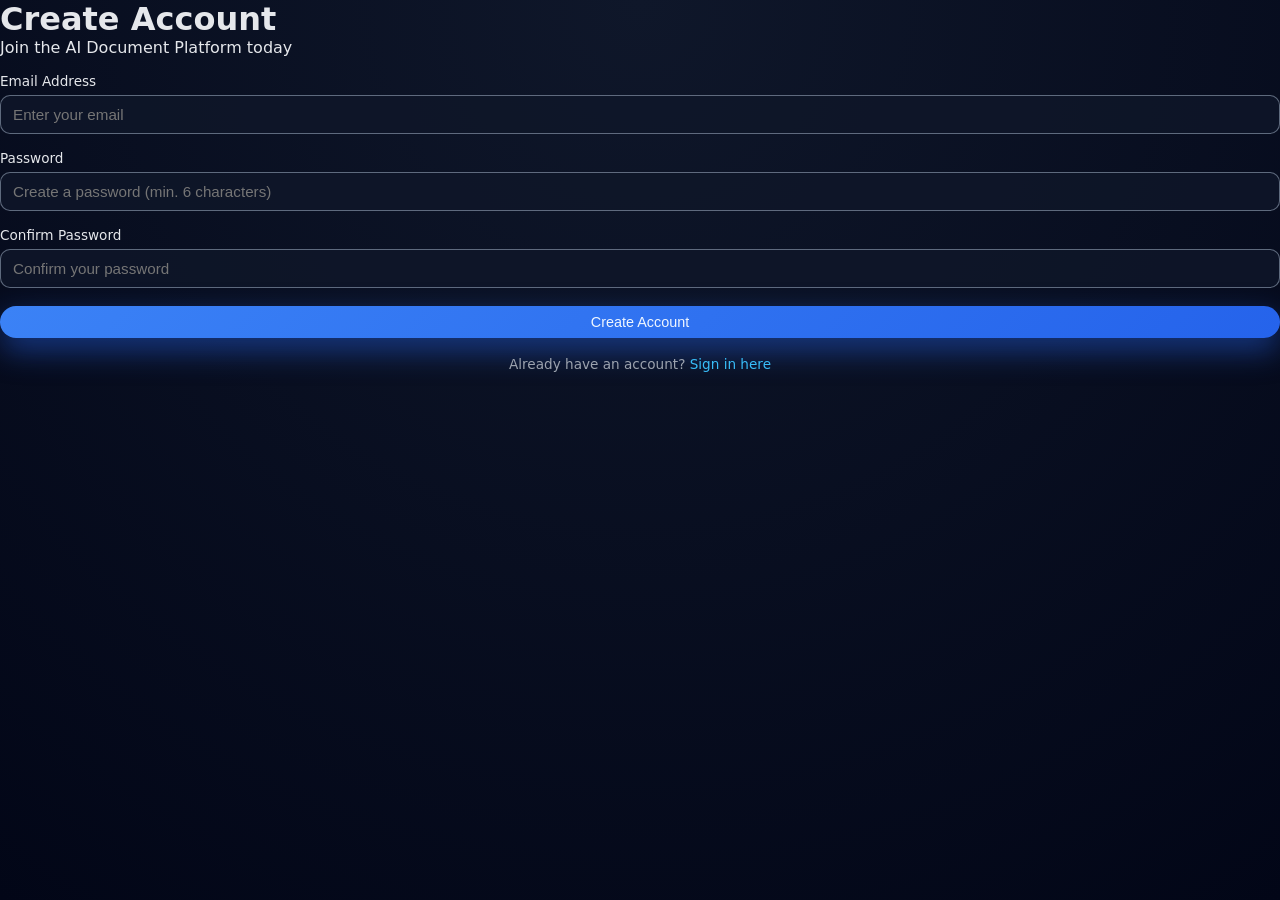
<file: frontend/register.html>
<!DOCTYPE html>
<html lang="en">
<head>
    <meta charset="UTF-8">
    <meta name="viewport" content="width=device-width, initial-scale=1.0">
    <title>Register - AI Doc Platform</title>
    <link rel="stylesheet" href="css/style.css">
</head>
<body>
    <div class="auth-container">
        <div class="auth-card">
            <div class="auth-header">
                <h1>Create Account</h1>
                <p>Join the AI Document Platform today</p>
            </div>
            
            <form id="registerForm" class="auth-form">
                <div class="form-group">
                    <label for="email">Email Address</label>
                    <input type="email" id="email" name="email" required placeholder="Enter your email">
                </div>
                
                <div class="form-group">
                    <label for="password">Password</label>
                    <input type="password" id="password" name="password" required placeholder="Create a password (min. 6 characters)">
                </div>

                <div class="form-group">
                    <label for="confirmPassword">Confirm Password</label>
                    <input type="password" id="confirmPassword" name="confirmPassword" required placeholder="Confirm your password">
                </div>

                <div class="form-actions">
                    <button type="submit" class="btn btn-primary btn-full">Create Account</button>
                </div>

                <div class="auth-footer">
                    <p>Already have an account? <a href="login.html">Sign in here</a></p>
                </div>
            </form>

            <div id="message" class="message hidden"></div>
        </div>
    </div>

    <script src="js/api.js"></script>
    <script src="js/auth.js"></script>
</body>
</html>
</file>
<file: frontend/css/style.css>
*,
*::before,
*::after {
    box-sizing: border-box;
    margin: 0;
    padding: 0;
}

html,
body {
    height: 100%;
    font-family: system-ui, -apple-system, BlinkMacSystemFont, "Segoe UI", sans-serif;
    background: radial-gradient(circle at top, #0f172a, #020617);
    color: #e5e7eb;
}

/* Centered main layout for auth pages */
.main-centered {
    min-height: 100vh;
    display: flex;
    align-items: center;
    justify-content: center;
    padding: 24px;
}

/* Card / panel */
.card {
    background: rgba(15, 23, 42, 0.95);
    border-radius: 18px;
    padding: 28px 32px;
    box-shadow: 0 20px 45px rgba(15, 23, 42, 0.7);
    border: 1px solid rgba(148, 163, 184, 0.2);
    max-width: 420px;
    width: 100%;
    backdrop-filter: blur(16px);
}

.card-header {
    margin-bottom: 20px;
}

.auth-logo {
    font-size: 1.6rem;
    font-weight: 700;
    letter-spacing: 0.03em;
    background: linear-gradient(135deg, #22c55e, #38bdf8);
    -webkit-background-clip: text;
    color: transparent;
    margin-bottom: 8px;
}

.card-title {
    font-size: 1.5rem;
    font-weight: 600;
    color: #f9fafb;
    margin-bottom: 4px;
}

.card-subtitle {
    font-size: 0.9rem;
    color: #9ca3af;
}

/* Forms */
.form-group {
    margin-top: 16px;
    margin-bottom: 4px;
}

label {
    display: block;
    font-size: 0.85rem;
    margin-bottom: 6px;
    color: #e5e7eb;
}

input {
    width: 100%;
    padding: 10px 12px;
    border-radius: 10px;
    border: 1px solid rgba(148, 163, 184, 0.6);
    background: rgba(15, 23, 42, 0.8);
    color: #e5e7eb;
    font-size: 0.95rem;
    outline: none;
}

input:focus {
    border-color: #38bdf8;
    box-shadow: 0 0 0 1px rgba(56, 189, 248, 0.4);
    background: rgba(15, 23, 42, 0.98);
}

/* Buttons */
button {
    border: none;
    border-radius: 999px;
    padding: 10px 18px;
    font-size: 0.95rem;
    font-weight: 500;
    cursor: pointer;
    width: 100%;
    margin-top: 14px;
    background: linear-gradient(135deg, #22c55e, #16a34a);
    color: #ecfdf5;
    box-shadow: 0 12px 30px rgba(22, 163, 74, 0.5);
    transition: transform 0.12s ease, box-shadow 0.12s ease;
}

button:hover {
    transform: translateY(-1px);
    box-shadow: 0 16px 40px rgba(22, 163, 74, 0.65);
}

button:disabled {
    opacity: 0.7;
    cursor: not-allowed;
}

/* Messages */
.message {
    margin-top: 10px;
    padding: 8px 12px;
    border-radius: 10px;
    font-size: 0.85rem;
    display: none;
}

.message.success {
    display: block;
    background: rgba(22, 163, 74, 0.1);
    color: #bbf7d0;
    border: 1px solid rgba(22, 163, 74, 0.5);
}

.message.error {
    display: block;
    background: rgba(239, 68, 68, 0.1);
    color: #fecaca;
    border: 1px solid rgba(239, 68, 68, 0.5);
}

/* Auth footer */
.auth-footer {
    margin-top: 18px;
    text-align: center;
    font-size: 0.85rem;
    color: #9ca3af;
}

.auth-footer a {
    color: #38bdf8;
    text-decoration: none;
}

.auth-footer a:hover {
    text-decoration: underline;
}

/* Utility for JS (auth.js uses "hidden" class) */
.hidden {
    display: none !important;
}

/* ========== APP SHELL / NAVBAR / DASHBOARD ========== */

.app-shell {
    min-height: 100vh;
    display: flex;
    flex-direction: column;
    background: radial-gradient(circle at top, #0f172a, #020617);
}

/* Top navigation bar */
.navbar {
    display: flex;
    align-items: center;
    justify-content: space-between;
    padding: 14px 28px;
    border-bottom: 1px solid rgba(148, 163, 184, 0.25);
    background: rgba(15, 23, 42, 0.96);
    backdrop-filter: blur(14px);
}

.nav-left {
    display: flex;
    flex-direction: column;
}

.nav-title {
    font-size: 1.1rem;
    font-weight: 600;
    color: #e5e7eb;
    text-align: left;
}

.nav-subtitle {
    font-size: 0.8rem;
    color: #9ca3af;
}

.nav-right {
    display: flex;
    align-items: center;
    gap: 10px;
}

/* Reuse button base from login, but add variants */
.btn {
    border: none;
    border-radius: 999px;
    padding: 8px 16px;
    font-size: 0.9rem;
    font-weight: 500;
    cursor: pointer;
    display: inline-flex;
    align-items: center;
    justify-content: center;
    gap: 6px;
    transition: transform 0.1s ease, box-shadow 0.1s ease, background 0.1s ease;
}

.btn-primary {
    background: linear-gradient(135deg, #3b82f6, #2563eb);
    color: #eff6ff;
    box-shadow: 0 12px 30px rgba(37, 99, 235, 0.5);
}

.btn-primary:hover {
    transform: translateY(-1px);
    box-shadow: 0 16px 40px rgba(37, 99, 235, 0.7);
}

.btn-ghost {
    background: transparent;
    border: 1px solid rgba(148, 163, 184, 0.7);
    color: #e5e7eb;
}

.btn-ghost:hover {
    background: rgba(15, 23, 42, 0.85);
}

/* Dashboard main content */
.dashboard-main {
    flex: 1;
    max-width: 1100px;
    margin: 0 auto;
    padding: 28px 24px 40px;
    color: #e5e7eb;
}

.dashboard-header {
    margin-bottom: 24px;
}

.dashboard-header h1 {
    font-size: 1.5rem;
    font-weight: 600;
}

.dashboard-header p {
    font-size: 0.9rem;
    color: #9ca3af;
    margin-top: 4px;
}

/* Empty state */
.empty-state {
    margin-top: 80px;
    display: flex;
    flex-direction: column;
    align-items: center;
    text-align: center;
    color: #e5e7eb;
}

.empty-icon {
    width: 48px;
    height: 60px;
    border-radius: 8px;
    border: 2px solid rgba(148, 163, 184, 0.6);
    margin-bottom: 14px;
    position: relative;
}

.empty-icon::before {
    content: "";
    position: absolute;
    inset: 8px 6px;
    border-top: 3px solid rgba(148, 163, 184, 0.6);
}

.empty-title {
    font-size: 1.1rem;
    font-weight: 600;
    margin-bottom: 4px;
}

.empty-text {
    font-size: 0.9rem;
    color: #9ca3af;
    margin-bottom: 12px;
}

/* Projects grid */
#projectsGrid {
    display: grid;
    grid-template-columns: repeat(auto-fill, minmax(260px, 1fr));
    gap: 16px;
    margin-top: 12px;
}

.project-card {
    background: rgba(15, 23, 42, 0.9);
    border-radius: 16px;
    padding: 16px 18px;
    border: 1px solid rgba(148, 163, 184, 0.35);
    cursor: pointer;
    transition: transform 0.12s ease, box-shadow 0.12s ease, border-color 0.12s ease;
}

.project-card:hover {
    transform: translateY(-3px);
    box-shadow: 0 16px 30px rgba(15, 23, 42, 0.7);
    border-color: rgba(56, 189, 248, 0.7);
}

.project-card h3 {
    font-size: 1rem;
    margin-bottom: 6px;
    color: #e5e7eb;
}

.project-card p {
    font-size: 0.85rem;
    color: #9ca3af;
    margin-bottom: 3px;
}

/* Modal */
.modal-backdrop {
    position: fixed;
    inset: 0;
    background: rgba(15, 23, 42, 0.7);
    display: none;
    align-items: center;
    justify-content: center;
    z-index: 50;
}

.modal-backdrop.active {
    display: flex;
}

.modal {
    background: rgba(15, 23, 42, 1);
    border-radius: 18px;
    padding: 24px 26px;
    width: 100%;
    max-width: 460px;
    border: 1px solid rgba(148, 163, 184, 0.4);
    box-shadow: 0 18px 40px rgba(15, 23, 42, 0.85);
}
</file>
